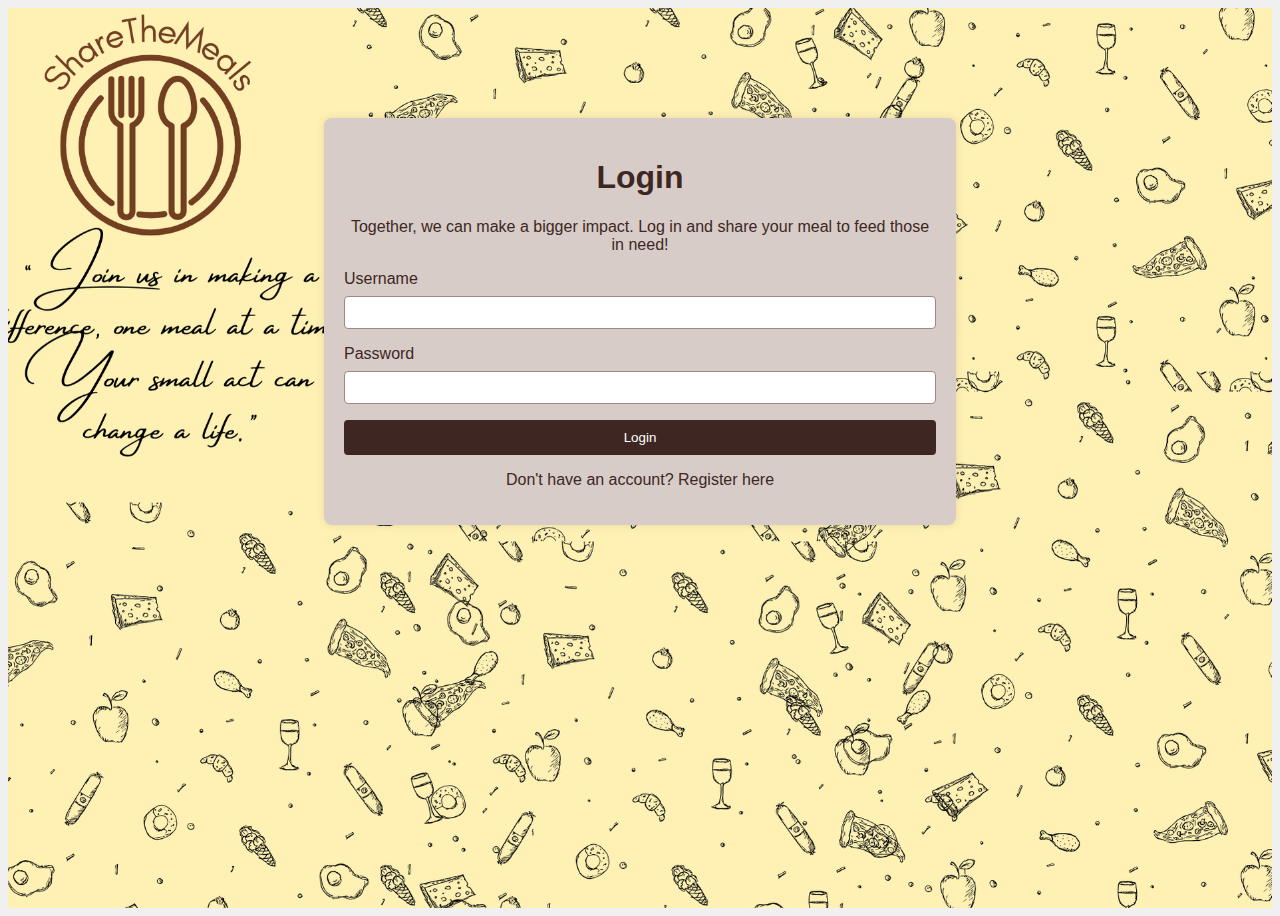
<file: sharethemeal/index.html>
<!DOCTYPE html>
<html lang="en">
<head>
    <meta charset="UTF-8">
    <meta name="viewport" content="width=device-width, initial-scale=1.0">
    <title>User Login</title>
    <link rel="stylesheet" href="styles.css">
	<style>
        body {
            background-color: #f0f0f0; /* Light gray background color */
        }
        .background-image {
            background-image: url('background.png'); /* Replace with the path to your image */
            background-size: cover; /* Ensure the image covers the entire element */
            background-repeat: no-repeat; /* Prevent the image from repeating */
            height: 100vh; /* Full viewport height */
        }
        .background-color {
            background-color: #ffcc00; /* Yellow background color */
            padding: 20px;
            text-align: center;
        }
		
    </style>

</head>
<body>
<div class="background-image">
<br><br><br><br><br>
    <div class="container">
	
        <div class="form-container">
            <center><h1>Login</h1>
			<p>Together, we can make a bigger impact. Log in and share your meal to feed those in need!</p></center>
            <form action="login.php" method="POST">
                <label for="username">Username</label>
                <input type="username" id="username" name="username" required>
                
                <label for="password">Password</label>
                <input type="password" id="password" name="password" required>
                
                <button type="submit">Login</button>
            </form>
            <p>Don't have an account? <a href="register.html">Register here</a></p>
        </div>
    </div>
</body>
</html>
</file>
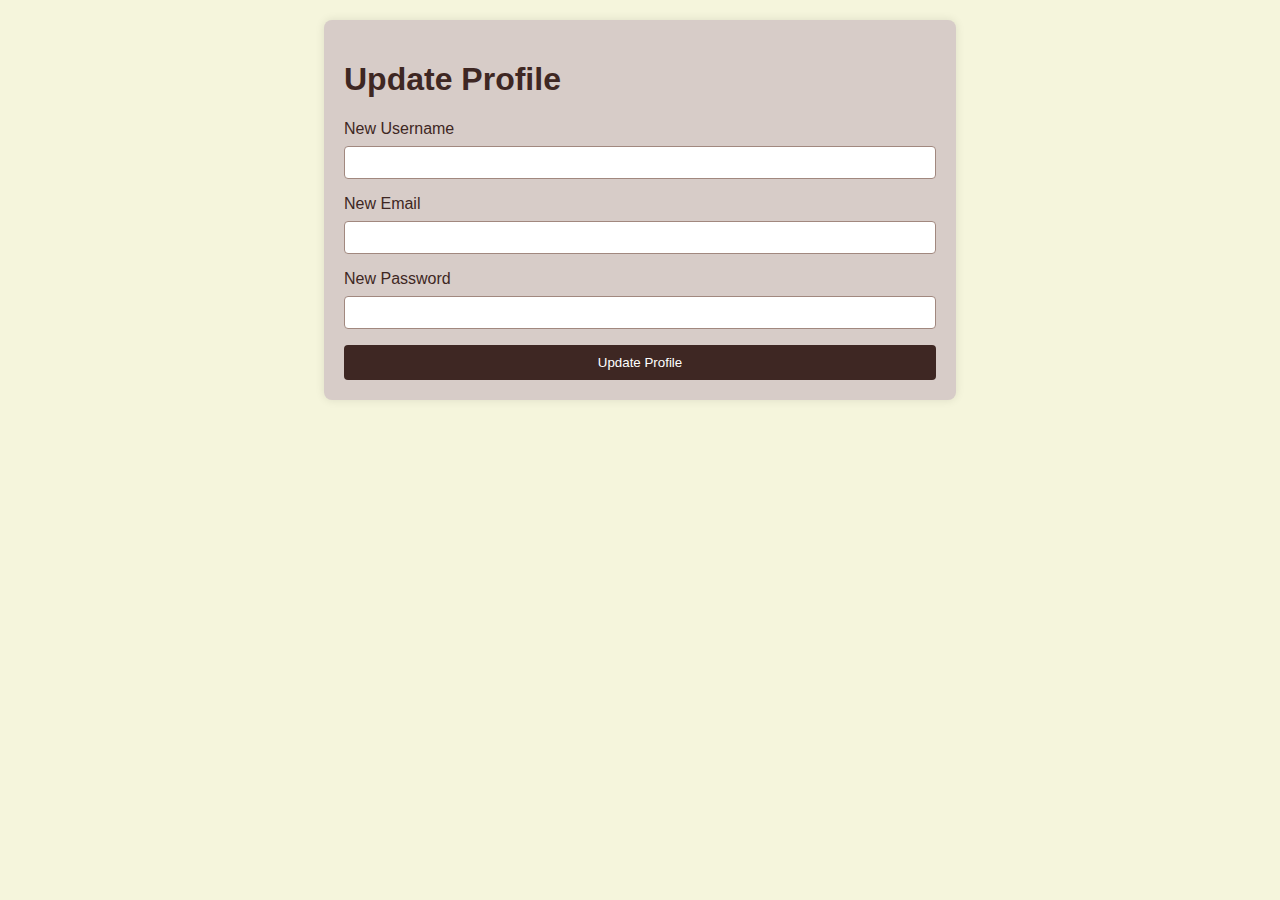
<file: sharethemeal/profile.html>
<!DOCTYPE html>
<html lang="en">
<head>
    <meta charset="UTF-8">
    <meta name="viewport" content="width=device-width, initial-scale=1.0">
    <title>Update Profile</title>
    <link rel="stylesheet" href="styles.css">
</head>
<body>
    <div class="container">
        <div class="form-container">
            <h1>Update Profile</h1>
            <form action="update_profile.php" method="POST">
                <label for="username">New Username</label>
                <input type="text" id="username" name="username">
                
                <label for="email">New Email</label>
                <input type="email" id="email" name="email">
                
                <label for="password">New Password</label>
                <input type="password" id="password" name="password">
                
                <button type="submit">Update Profile</button>
            </form>
        </div>
    </div>
</body>
</html>
</file>
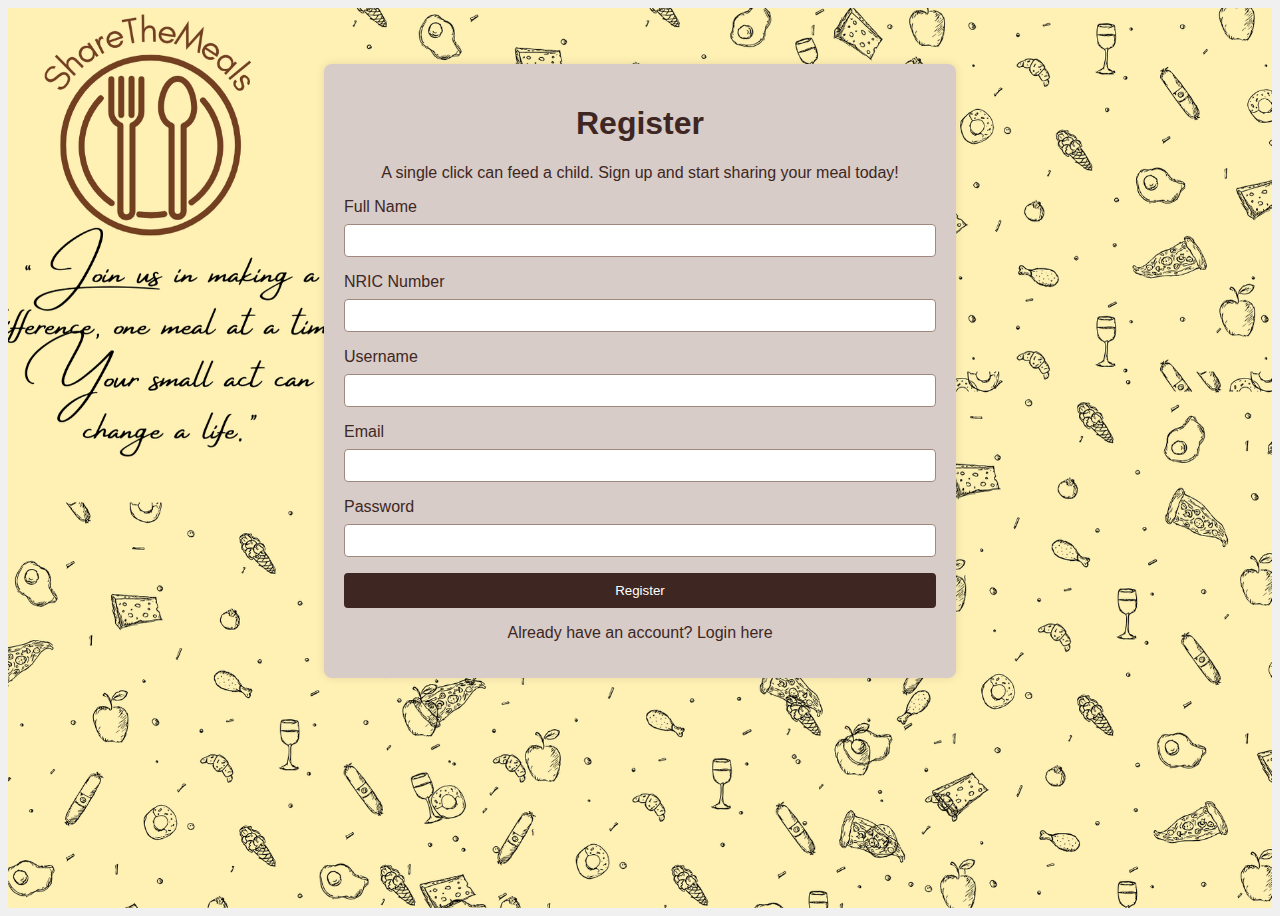
<file: sharethemeal/register.html>
<!DOCTYPE html>
<html lang="en">
<head>
    <meta charset="UTF-8">
    <meta name="viewport" content="width=device-width, initial-scale=1.0">
    <title>User Registration</title>
    <link rel="stylesheet" href="styles.css">
	<style>
        body {
            background-color: #f0f0f0; /* Light gray background color */
        }
        .background-image {
            background-image: url('background.png'); /* Replace with the path to your image */
            background-size: cover; /* Ensure the image covers the entire element */
            background-repeat: no-repeat; /* Prevent the image from repeating */
            height: 100vh; /* Full viewport height */
        }
        .background-color {
            background-color: #ffcc00; /* Yellow background color */
            padding: 20px;
            text-align: center;
        }
    </style>
</head>
<body>
<div class="background-image">
<br><br>
    <div class="container">
        <div class="form-container">
            <center><h1>Register</h1>
			<p>A single click can feed a child. Sign up and start sharing your meal today!</p></center>
            <form action="register.php" method="POST">
                <label for="full_name">Full Name</label>
                <input type="text" id="full_name" name="full_name" required>
                
                <label for="nric">NRIC Number</label>
                <input type="text" id="nric" name="nric" required>
                
                <label for="username">Username</label>
                <input type="text" id="username" name="username" required>
                
                <label for="email">Email</label>
                <input type="email" id="email" name="email" required>
                
                <label for="password">Password</label>
                <input type="password" id="password" name="password" required>
                
                <button type="submit">Register</button>
            </form>
            <p>Already have an account? <a href="index.html">Login here</a></p>
        </div>
    </div>
</body>
</html>
</file>
<file: sharethemeal/styles.css>
body {
    font-family: Arial, sans-serif;
    background-color: #f5f5dc;
    color: #3e2723;
}

.container {
    width: 50%;
    margin: 0 auto;
}

.form-container {
    background-color: #d7ccc8;
    padding: 20px;
    margin: 20px 0;
    border-radius: 8px;
    box-shadow: 0 0 10px rgba(0, 0, 0, 0.1);
}

form {
    display: flex;
    flex-direction: column;
}

label {
    margin-bottom: 8px;
}

input {
    margin-bottom: 16px;
    padding: 8px;
    border: 1px solid #a1887f;
    border-radius: 4px;
}

button {
    background-color: #3e2723;
    color: #ffffff;
    padding: 10px;
    border: none;
    border-radius: 4px;
    cursor: pointer;
}

button:hover {
    background-color: #5d4037;
}

p {
    text-align: center;
}

a {
    color: #3e2723;
    text-decoration: none;
}

a:hover {
    text-decoration: underline;
}
</file>
